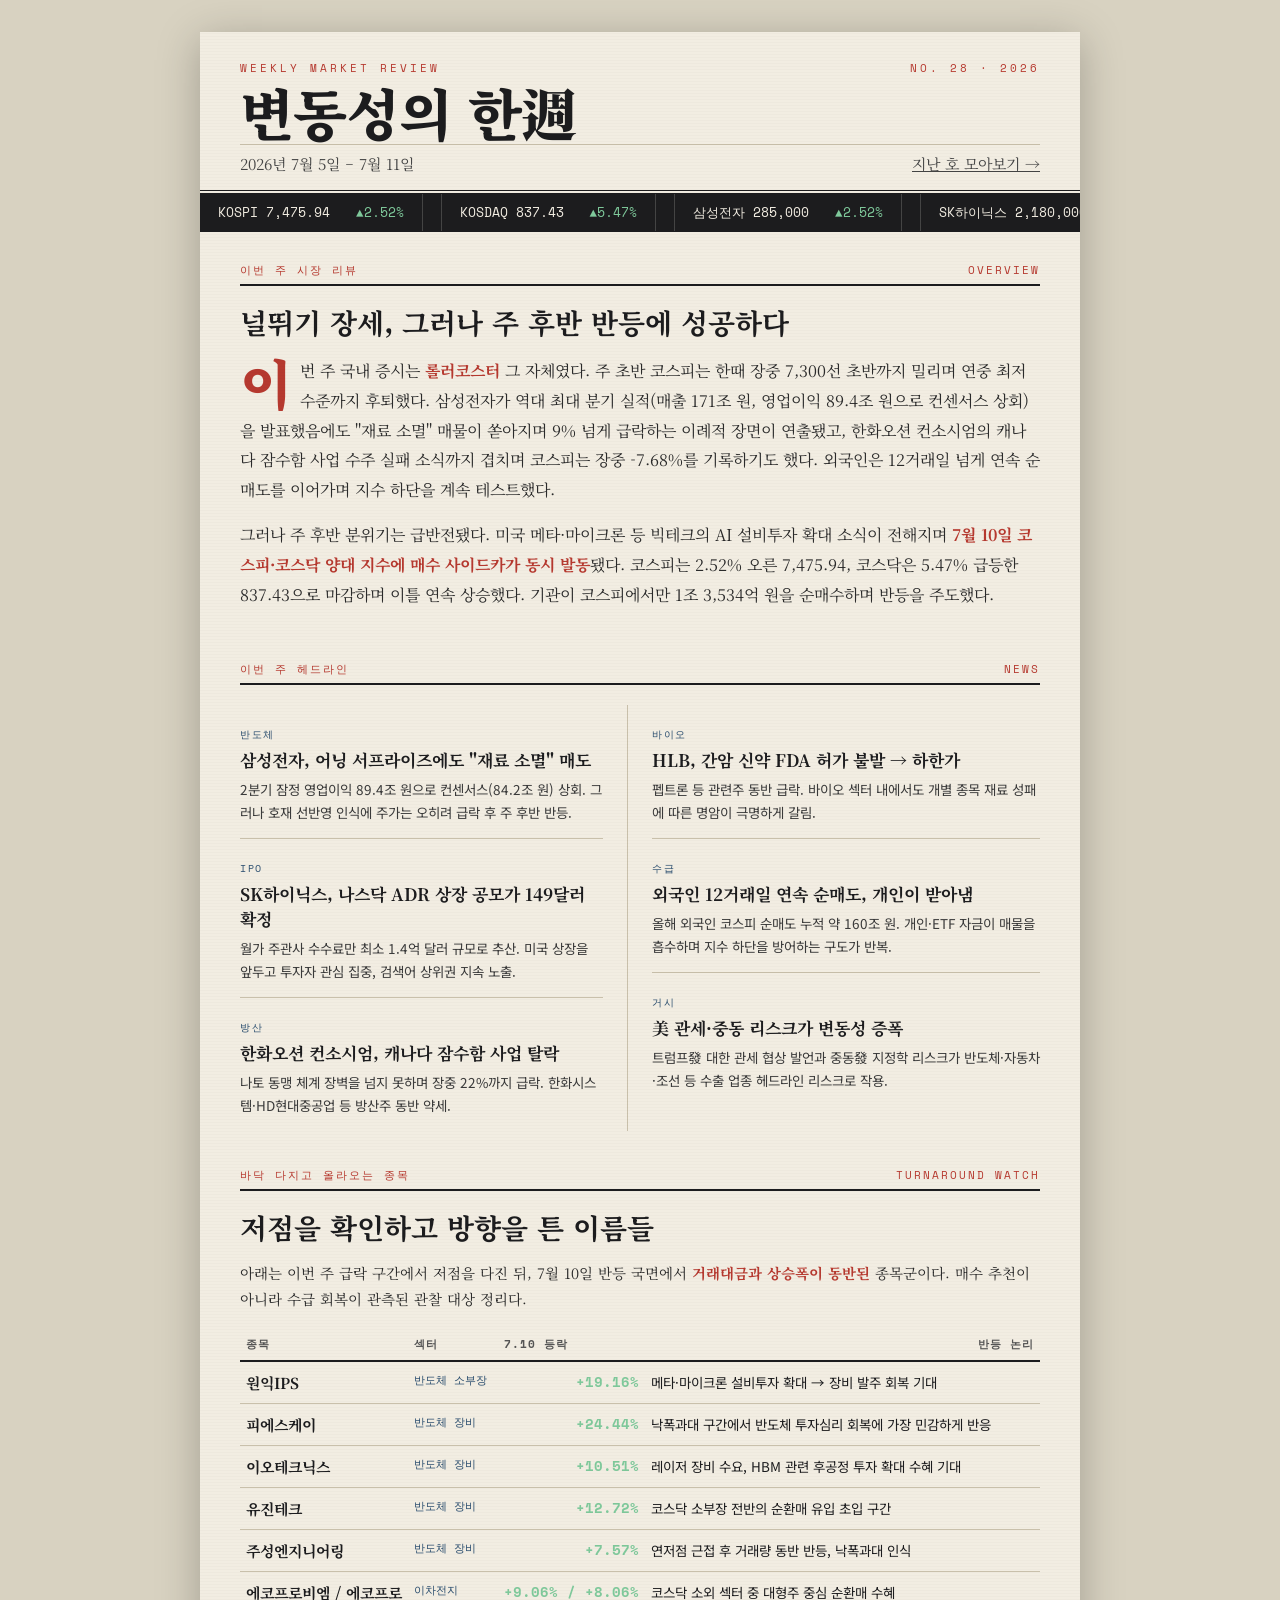
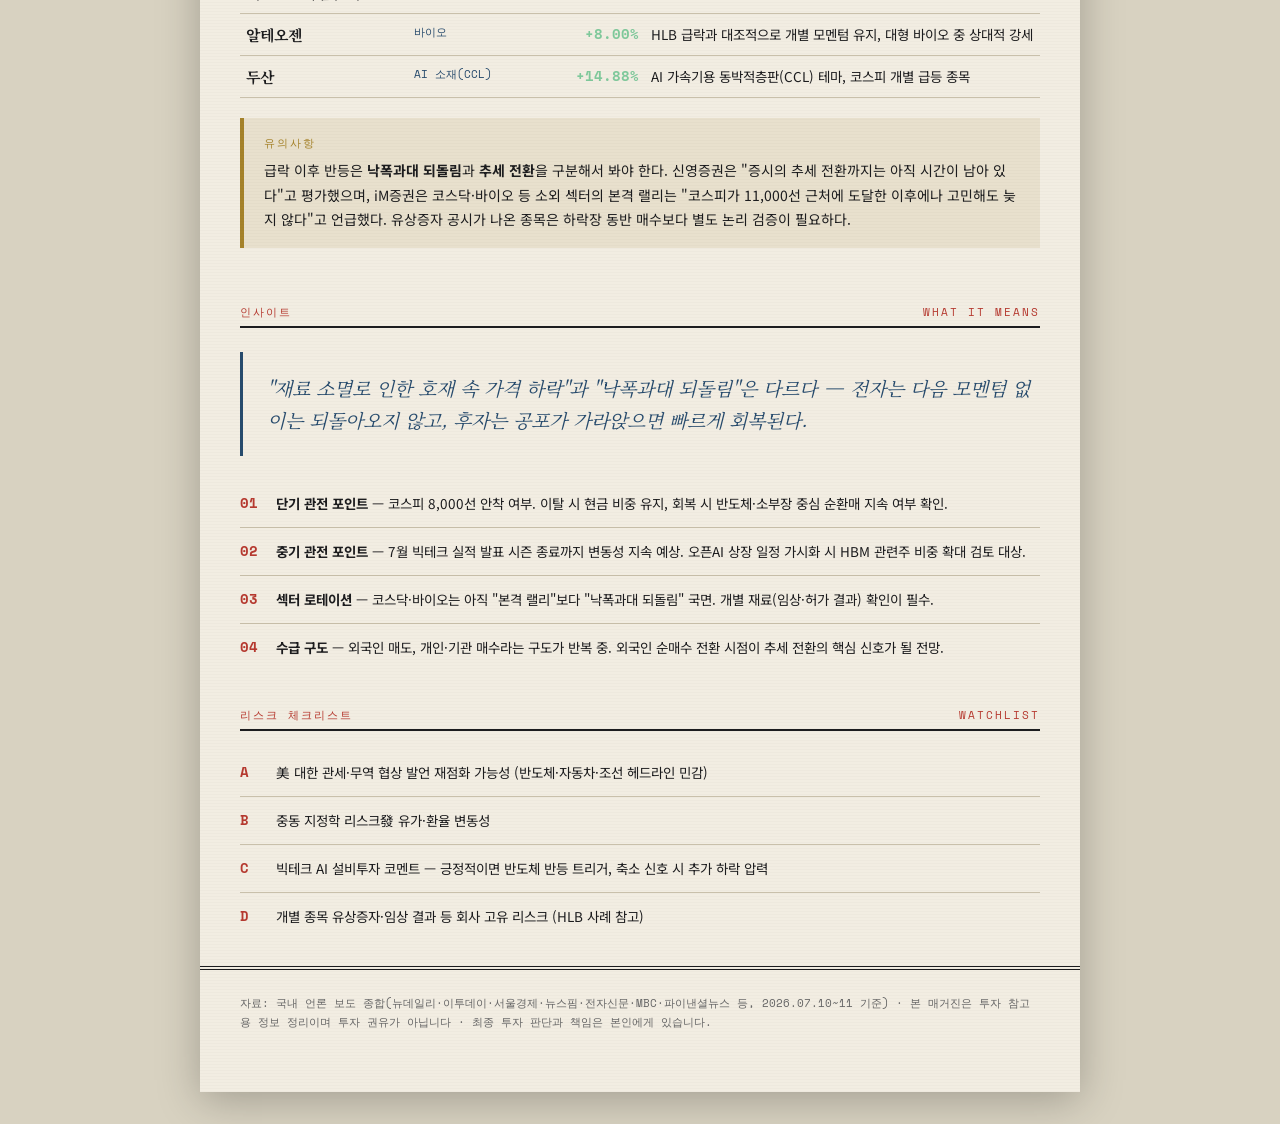
<file: index.html>
<!DOCTYPE html>
<html lang="ko">

<head>
  <meta charset="UTF-8">
  <title>위클리 마켓 리뷰 · 2026.07.11</title>
  <link rel="stylesheet" href="assets/style.css">
  <meta name="google-site-verification" content="0ta-EzpqI6hX8T5h5mpioefKe5nHSZMiqRKaFGRzxe0" />
  <!-- <meta name="naver-site-verification" content="여기에_네이버가_준_코드" /> -->
  <!-- <script data-goatcounter="https://YOUR-CODE.goatcounter.com/count"
        async src="//gc.zgo.at/count.js"></script> -->
</head>

<body>
  <div class="sheet">

    <div class="masthead">
      <div class="kicker"><span>WEEKLY MARKET REVIEW</span><span>NO. 28 · 2026</span></div>
      <h1>변동성의 한週</h1>
      <div class="sub">
        <span>2026년 7월 5일 – 7월 11일</span>
        <span><a href="archive.html">지난 호 모아보기 →</a></span>
      </div>
    </div>

    <div class="ticker">
      <span>KOSPI 7,475.94 <span class="up">▲2.52%</span></span>
      <span>KOSDAQ 837.43 <span class="up">▲5.47%</span></span>
      <span>삼성전자 285,000 <span class="up">▲2.52%</span></span>
      <span>SK하이닉스 2,180,000 <span class="down">▼0.27%</span></span>
      <span>USD/KRW 1,529</span>
      <span>매수 사이드카 2건 발동(7.10)</span>
    </div>

    <section>
      <div class="section-label"><span>이번 주 시장 리뷰</span><span>OVERVIEW</span></div>
      <h2 class="headline">널뛰기 장세, 그러나 주 후반 반등에 성공하다</h2>
      <p class="lede dropcap">이번 주 국내 증시는 <b>롤러코스터</b> 그 자체였다. 주 초반 코스피는 한때 장중 7,300선 초반까지 밀리며 연중 최저 수준까지 후퇴했다. 삼성전자가 역대
        최대 분기 실적(매출 171조 원, 영업이익 89.4조 원으로 컨센서스 상회)을 발표했음에도 "재료 소멸" 매물이 쏟아지며 9% 넘게 급락하는 이례적 장면이 연출됐고, 한화오션 컨소시엄의 캐나다 잠수함
        사업 수주 실패 소식까지 겹치며 코스피는 장중 -7.68%를 기록하기도 했다. 외국인은 12거래일 넘게 연속 순매도를 이어가며 지수 하단을 계속 테스트했다.</p>
      <p class="lede" style="margin-top:14px;">그러나 주 후반 분위기는 급반전됐다. 미국 메타·마이크론 등 빅테크의 AI 설비투자 확대 소식이 전해지며 <b>7월 10일
          코스피·코스닥 양대 지수에 매수 사이드카가 동시 발동</b>됐다. 코스피는 2.52% 오른 7,475.94, 코스닥은 5.47% 급등한 837.43으로 마감하며 이틀 연속 상승했다. 기관이
        코스피에서만 1조 3,534억 원을 순매수하며 반등을 주도했다.</p>
    </section>

    <section>
      <div class="section-label"><span>이번 주 헤드라인</span><span>NEWS</span></div>
      <div class="grid2">
        <div class="colrule">
          <div class="news-item">
            <span class="tag">반도체</span>
            <h3>삼성전자, 어닝 서프라이즈에도 "재료 소멸" 매도</h3>
            <p>2분기 잠정 영업이익 89.4조 원으로 컨센서스(84.2조 원) 상회. 그러나 호재 선반영 인식에 주가는 오히려 급락 후 주 후반 반등.</p>
          </div>
          <div class="news-item">
            <span class="tag">IPO</span>
            <h3>SK하이닉스, 나스닥 ADR 상장 공모가 149달러 확정</h3>
            <p>월가 주관사 수수료만 최소 1.4억 달러 규모로 추산. 미국 상장을 앞두고 투자자 관심 집중, 검색어 상위권 지속 노출.</p>
          </div>
          <div class="news-item">
            <span class="tag">방산</span>
            <h3>한화오션 컨소시엄, 캐나다 잠수함 사업 탈락</h3>
            <p>나토 동맹 체계 장벽을 넘지 못하며 장중 22%까지 급락. 한화시스템·HD현대중공업 등 방산주 동반 약세.</p>
          </div>
        </div>
        <div>
          <div class="news-item">
            <span class="tag">바이오</span>
            <h3>HLB, 간암 신약 FDA 허가 불발 → 하한가</h3>
            <p>펩트론 등 관련주 동반 급락. 바이오 섹터 내에서도 개별 종목 재료 성패에 따른 명암이 극명하게 갈림.</p>
          </div>
          <div class="news-item">
            <span class="tag">수급</span>
            <h3>외국인 12거래일 연속 순매도, 개인이 받아냄</h3>
            <p>올해 외국인 코스피 순매도 누적 약 160조 원. 개인·ETF 자금이 매물을 흡수하며 지수 하단을 방어하는 구도가 반복.</p>
          </div>
          <div class="news-item">
            <span class="tag">거시</span>
            <h3>美 관세·중동 리스크가 변동성 증폭</h3>
            <p>트럼프發 대한 관세 협상 발언과 중동發 지정학 리스크가 반도체·자동차·조선 등 수출 업종 헤드라인 리스크로 작용.</p>
          </div>
        </div>
      </div>
    </section>

    <section>
      <div class="section-label"><span>바닥 다지고 올라오는 종목</span><span>TURNAROUND WATCH</span></div>
      <h2 class="headline">저점을 확인하고 방향을 튼 이름들</h2>
      <p class="lede" style="font-size:14.5px;">아래는 이번 주 급락 구간에서 저점을 다진 뒤, 7월 10일 반등 국면에서 <b>거래대금과 상승폭이 동반된</b> 종목군이다.
        매수 추천이 아니라 수급 회복이 관측된 관찰 대상 정리다.</p>
      <table class="ledger">
        <tr>
          <th>종목</th>
          <th>섹터</th>
          <th>7.10 등락</th>
          <th style="text-align:right;">반등 논리</th>
        </tr>
        <tr>
          <td class="name">원익IPS</td>
          <td class="sector">반도체 소부장</td>
          <td class="chg up">+19.16%</td>
          <td>메타·마이크론 설비투자 확대 → 장비 발주 회복 기대</td>
        </tr>
        <tr>
          <td class="name">피에스케이</td>
          <td class="sector">반도체 장비</td>
          <td class="chg up">+24.44%</td>
          <td>낙폭과대 구간에서 반도체 투자심리 회복에 가장 민감하게 반응</td>
        </tr>
        <tr>
          <td class="name">이오테크닉스</td>
          <td class="sector">반도체 장비</td>
          <td class="chg up">+10.51%</td>
          <td>레이저 장비 수요, HBM 관련 후공정 투자 확대 수혜 기대</td>
        </tr>
        <tr>
          <td class="name">유진테크</td>
          <td class="sector">반도체 장비</td>
          <td class="chg up">+12.72%</td>
          <td>코스닥 소부장 전반의 순환매 유입 초입 구간</td>
        </tr>
        <tr>
          <td class="name">주성엔지니어링</td>
          <td class="sector">반도체 장비</td>
          <td class="chg up">+7.57%</td>
          <td>연저점 근접 후 거래량 동반 반등, 낙폭과대 인식</td>
        </tr>
        <tr>
          <td class="name">에코프로비엠 / 에코프로</td>
          <td class="sector">이차전지</td>
          <td class="chg up">+9.06% / +8.06%</td>
          <td>코스닥 소외 섹터 중 대형주 중심 순환매 수혜</td>
        </tr>
        <tr>
          <td class="name">알테오젠</td>
          <td class="sector">바이오</td>
          <td class="chg up">+8.00%</td>
          <td>HLB 급락과 대조적으로 개별 모멘텀 유지, 대형 바이오 중 상대적 강세</td>
        </tr>
        <tr>
          <td class="name">두산</td>
          <td class="sector">AI 소재(CCL)</td>
          <td class="chg up">+14.88%</td>
          <td>AI 가속기용 동박적층판(CCL) 테마, 코스피 개별 급등 종목</td>
        </tr>
      </table>
      <div class="callout">
        <span class="lbl">유의사항</span>
        급락 이후 반등은 <b>낙폭과대 되돌림</b>과 <b>추세 전환</b>을 구분해서 봐야 한다. 신영증권은 "증시의 추세 전환까지는 아직 시간이 남아 있다"고 평가했으며, iM증권은 코스닥·바이오 등
        소외 섹터의 본격 랠리는 "코스피가 11,000선 근처에 도달한 이후에나 고민해도 늦지 않다"고 언급했다. 유상증자 공시가 나온 종목은 하락장 동반 매수보다 별도 논리 검증이 필요하다.
      </div>
    </section>

    <section>
      <div class="section-label"><span>인사이트</span><span>WHAT IT MEANS</span></div>
      <div class="quote-box">
        "재료 소멸로 인한 호재 속 가격 하락"과 "낙폭과대 되돌림"은 다르다 — 전자는 다음 모멘텀 없이는 되돌아오지 않고, 후자는 공포가 가라앉으면 빠르게 회복된다.
      </div>
      <ul class="risk-list">
        <li><span class="num">01</span><span><b>단기 관전 포인트</b> — 코스피 8,000선 안착 여부. 이탈 시 현금 비중 유지, 회복 시 반도체·소부장 중심 순환매 지속
            여부 확인.</span></li>
        <li><span class="num">02</span><span><b>중기 관전 포인트</b> — 7월 빅테크 실적 발표 시즌 종료까지 변동성 지속 예상. 오픈AI 상장 일정 가시화 시 HBM 관련주
            비중 확대 검토 대상.</span></li>
        <li><span class="num">03</span><span><b>섹터 로테이션</b> — 코스닥·바이오는 아직 "본격 랠리"보다 "낙폭과대 되돌림" 국면. 개별 재료(임상·허가 결과) 확인이
            필수.</span></li>
        <li><span class="num">04</span><span><b>수급 구도</b> — 외국인 매도, 개인·기관 매수라는 구도가 반복 중. 외국인 순매수 전환 시점이 추세 전환의 핵심 신호가 될
            전망.</span></li>
      </ul>
    </section>

    <section>
      <div class="section-label"><span>리스크 체크리스트</span><span>WATCHLIST</span></div>
      <ul class="risk-list">
        <li><span class="num">A</span><span>美 대한 관세·무역 협상 발언 재점화 가능성 (반도체·자동차·조선 헤드라인 민감)</span></li>
        <li><span class="num">B</span><span>중동 지정학 리스크發 유가·환율 변동성</span></li>
        <li><span class="num">C</span><span>빅테크 AI 설비투자 코멘트 — 긍정적이면 반도체 반등 트리거, 축소 신호 시 추가 하락 압력</span></li>
        <li><span class="num">D</span><span>개별 종목 유상증자·임상 결과 등 회사 고유 리스크 (HLB 사례 참고)</span></li>
      </ul>
    </section>

    <div class="colophon">
      자료: 국내 언론 보도 종합(뉴데일리·이투데이·서울경제·뉴스핌·전자신문·MBC·파이낸셜뉴스 등, 2026.07.10~11 기준) · 본 매거진은 투자 참고용 정보 정리이며 투자 권유가 아닙니다 · 최종
      투자 판단과 책임은 본인에게 있습니다.
    </div>

  </div>
</body>

</html>
</file>
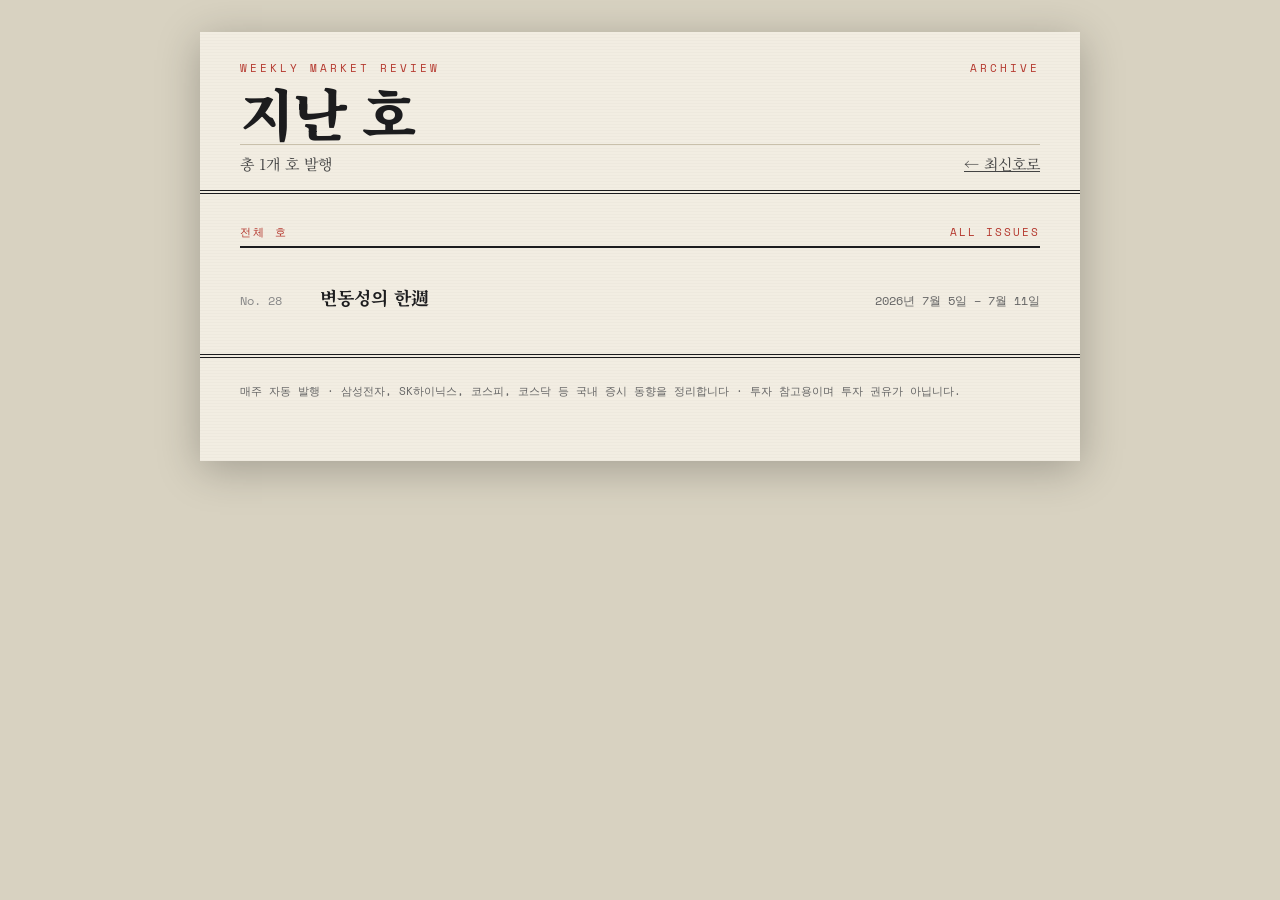
<file: archive.html>
<!DOCTYPE html>
<html lang="ko">
<head>
<meta charset="UTF-8">
<title>위클리 마켓 리뷰 · 지난 호</title>
<link rel="stylesheet" href="assets/style.css">
</head>
<body>
<div class="sheet">

  <div class="masthead">
    <div class="kicker"><span>WEEKLY MARKET REVIEW</span><span>ARCHIVE</span></div>
    <h1>지난 호</h1>
    <div class="sub">
      <span id="issue-count">불러오는 중…</span>
      <span><a href="index.html">← 최신호로</a></span>
    </div>
  </div>

  <section>
    <div class="section-label"><span>전체 호</span><span>ALL ISSUES</span></div>
    <ul class="archive-list" id="archive-list">
      <li class="lede" style="padding:20px 0;">불러오는 중…</li>
    </ul>
  </section>

  <div class="colophon">
    매주 자동 발행 · 삼성전자, SK하이닉스, 코스피, 코스닥 등 국내 증시 동향을 정리합니다 · 투자 참고용이며 투자 권유가 아닙니다.
  </div>

</div>

<script>
fetch('issues/manifest.json')
  .then(r => r.json())
  .then(issues => {
    issues.sort((a, b) => b.issue_no - a.issue_no);
    document.getElementById('issue-count').textContent = `총 ${issues.length}개 호 발행`;
    document.getElementById('archive-list').innerHTML = issues.map(iss => `
      <a class="archive-item" href="issues/${iss.file}">
        <span class="arch-no">No. ${String(iss.issue_no).padStart(2,'0')}</span>
        <span class="arch-title">${iss.title}</span>
        <span class="arch-date">${iss.date_range}</span>
      </a>
    `).join('');
  })
  .catch(() => {
    document.getElementById('archive-list').innerHTML =
      '<li class="lede" style="padding:20px 0;">아직 발행된 호가 없습니다.</li>';
  });
</script>
</body>
</html>
</file>
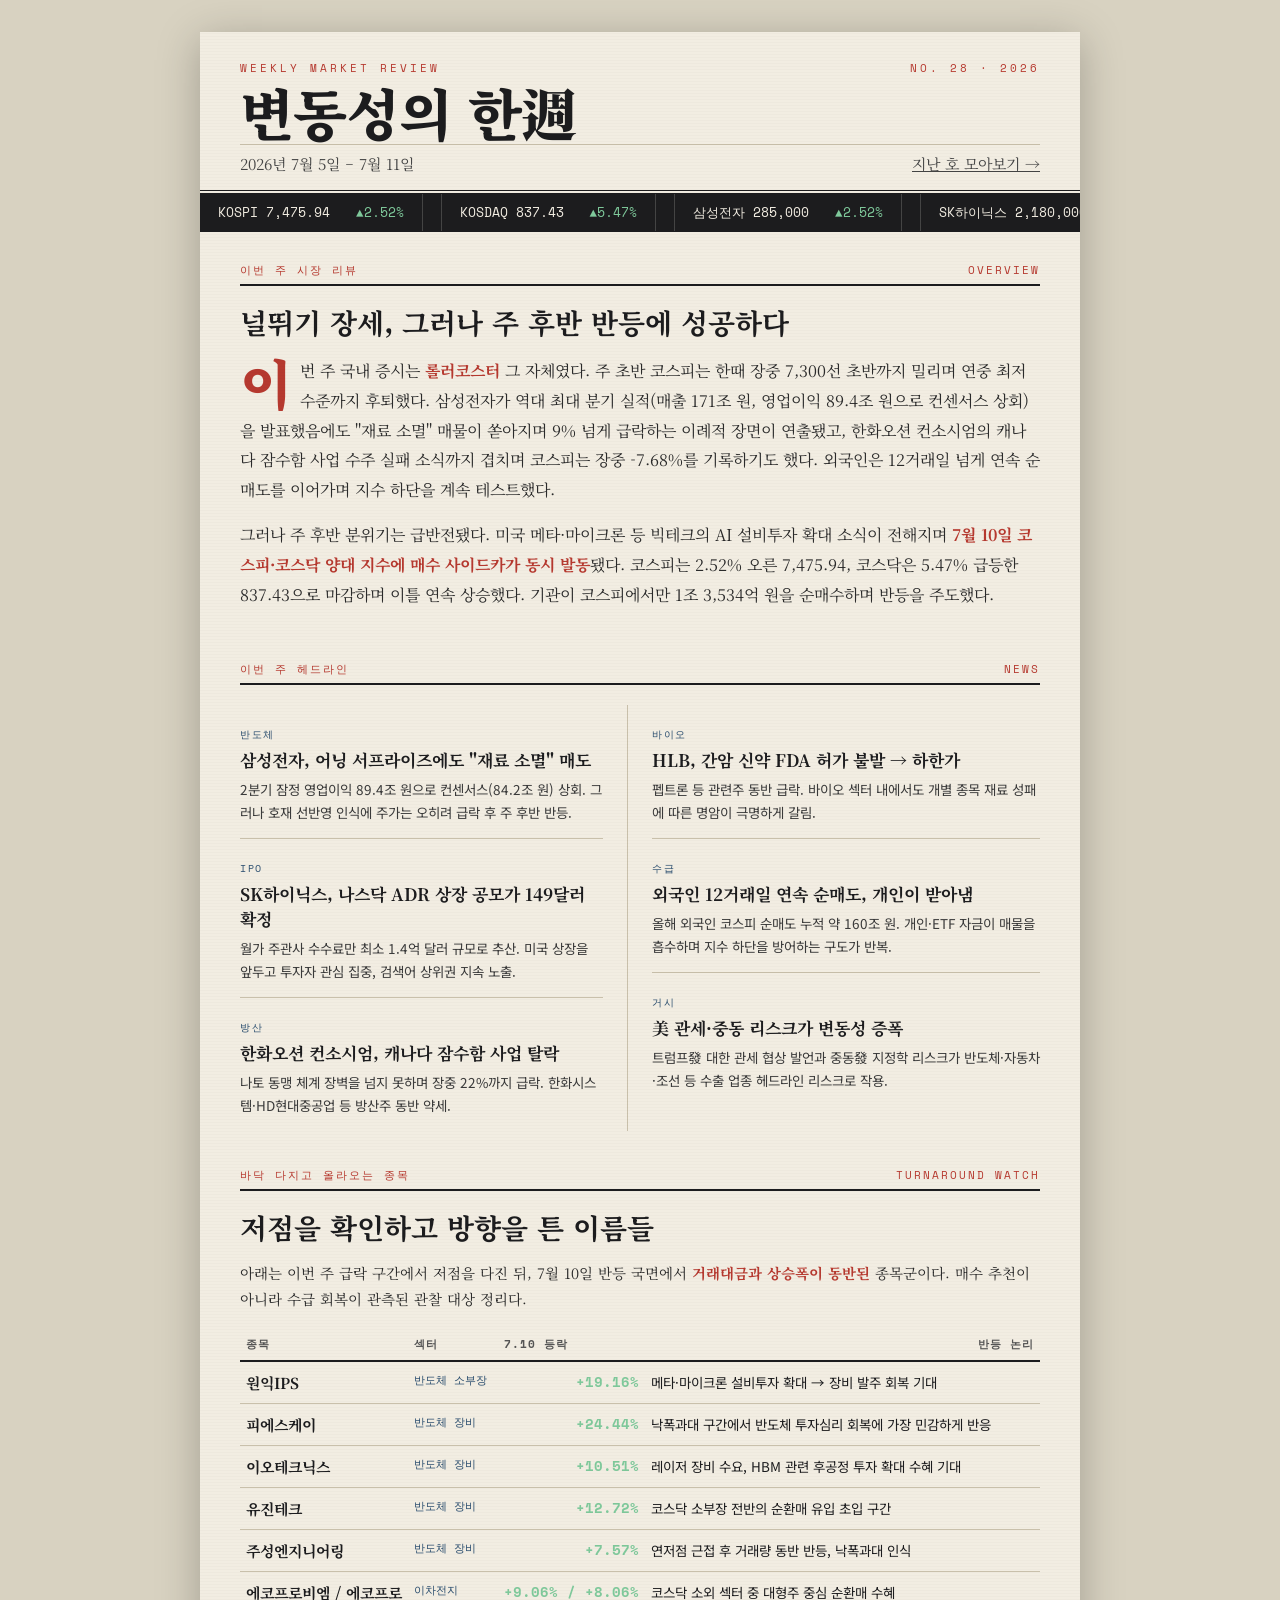
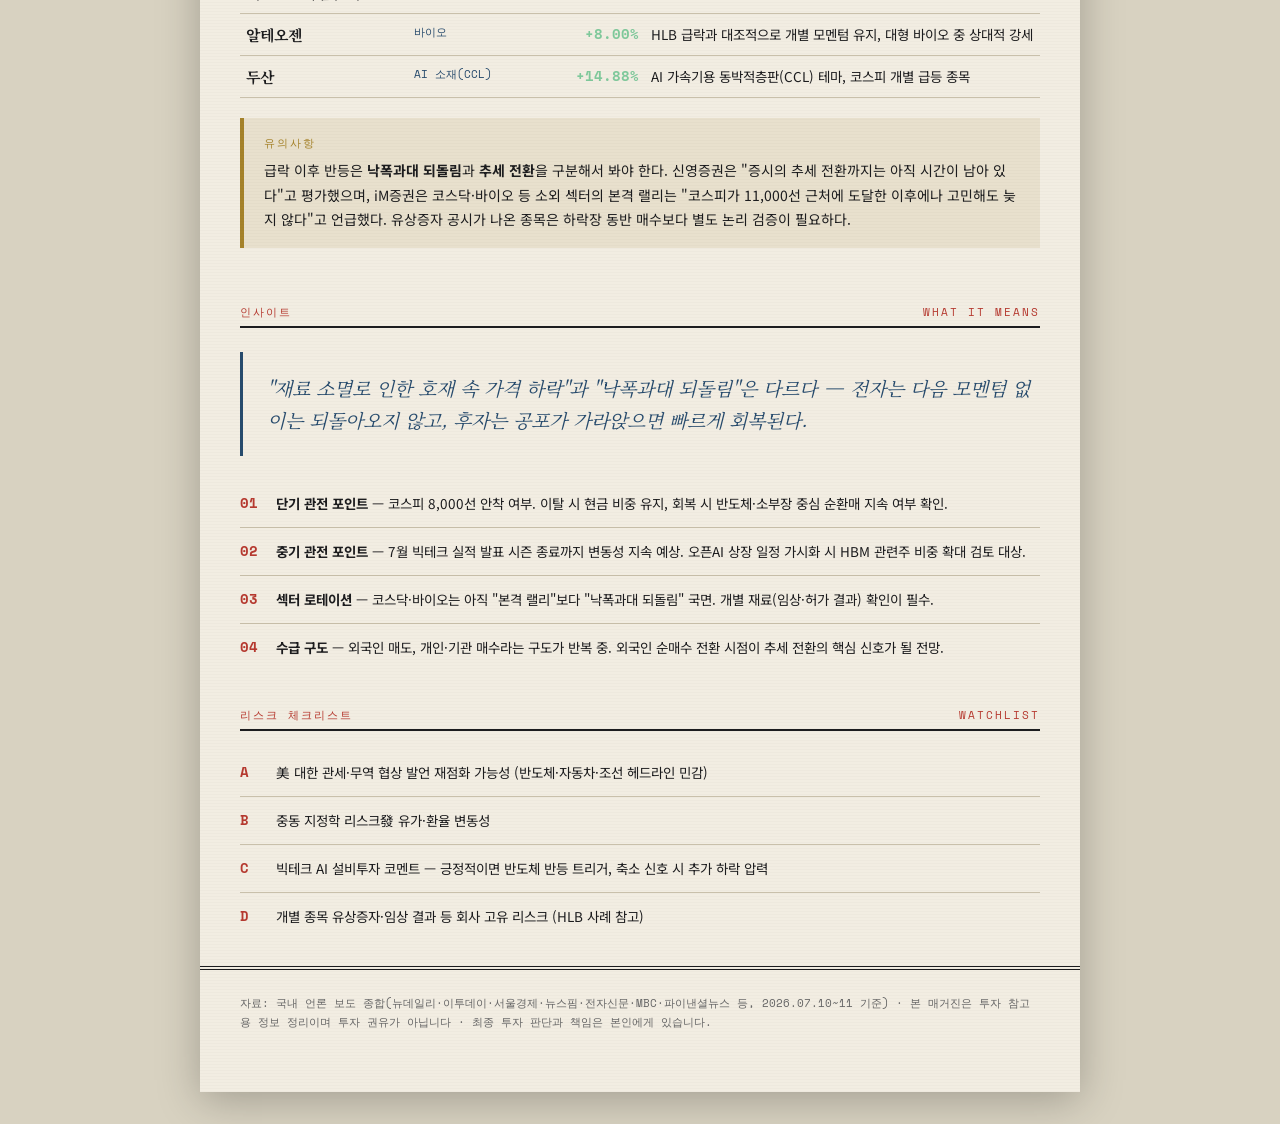
<file: issues/2026-07-11.html>
<!DOCTYPE html>
<html lang="ko">

<head>
  <meta charset="UTF-8">
  <title>위클리 마켓 리뷰 · 2026.07.11</title>
  <link rel="stylesheet" href="../assets/style.css">
</head>

<body>
  <div class="sheet">

    <div class="masthead">
      <div class="kicker"><span>WEEKLY MARKET REVIEW</span><span>NO. 28 · 2026</span></div>
      <h1>변동성의 한週</h1>
      <div class="sub">
        <span>2026년 7월 5일 – 7월 11일</span>
        <span><a href="../archive.html">지난 호 모아보기 →</a></span>
      </div>
    </div>

    <div class="ticker">
      <span>KOSPI 7,475.94 <span class="up">▲2.52%</span></span>
      <span>KOSDAQ 837.43 <span class="up">▲5.47%</span></span>
      <span>삼성전자 285,000 <span class="up">▲2.52%</span></span>
      <span>SK하이닉스 2,180,000 <span class="down">▼0.27%</span></span>
      <span>USD/KRW 1,529</span>
      <span>매수 사이드카 2건 발동(7.10)</span>
    </div>

    <section>
      <div class="section-label"><span>이번 주 시장 리뷰</span><span>OVERVIEW</span></div>
      <h2 class="headline">널뛰기 장세, 그러나 주 후반 반등에 성공하다</h2>
      <p class="lede dropcap">이번 주 국내 증시는 <b>롤러코스터</b> 그 자체였다. 주 초반 코스피는 한때 장중 7,300선 초반까지 밀리며 연중 최저 수준까지 후퇴했다. 삼성전자가 역대
        최대 분기 실적(매출 171조 원, 영업이익 89.4조 원으로 컨센서스 상회)을 발표했음에도 "재료 소멸" 매물이 쏟아지며 9% 넘게 급락하는 이례적 장면이 연출됐고, 한화오션 컨소시엄의 캐나다 잠수함
        사업 수주 실패 소식까지 겹치며 코스피는 장중 -7.68%를 기록하기도 했다. 외국인은 12거래일 넘게 연속 순매도를 이어가며 지수 하단을 계속 테스트했다.</p>
      <p class="lede" style="margin-top:14px;">그러나 주 후반 분위기는 급반전됐다. 미국 메타·마이크론 등 빅테크의 AI 설비투자 확대 소식이 전해지며 <b>7월 10일
          코스피·코스닥 양대 지수에 매수 사이드카가 동시 발동</b>됐다. 코스피는 2.52% 오른 7,475.94, 코스닥은 5.47% 급등한 837.43으로 마감하며 이틀 연속 상승했다. 기관이
        코스피에서만 1조 3,534억 원을 순매수하며 반등을 주도했다.</p>
    </section>

    <section>
      <div class="section-label"><span>이번 주 헤드라인</span><span>NEWS</span></div>
      <div class="grid2">
        <div class="colrule">
          <div class="news-item">
            <span class="tag">반도체</span>
            <h3>삼성전자, 어닝 서프라이즈에도 "재료 소멸" 매도</h3>
            <p>2분기 잠정 영업이익 89.4조 원으로 컨센서스(84.2조 원) 상회. 그러나 호재 선반영 인식에 주가는 오히려 급락 후 주 후반 반등.</p>
          </div>
          <div class="news-item">
            <span class="tag">IPO</span>
            <h3>SK하이닉스, 나스닥 ADR 상장 공모가 149달러 확정</h3>
            <p>월가 주관사 수수료만 최소 1.4억 달러 규모로 추산. 미국 상장을 앞두고 투자자 관심 집중, 검색어 상위권 지속 노출.</p>
          </div>
          <div class="news-item">
            <span class="tag">방산</span>
            <h3>한화오션 컨소시엄, 캐나다 잠수함 사업 탈락</h3>
            <p>나토 동맹 체계 장벽을 넘지 못하며 장중 22%까지 급락. 한화시스템·HD현대중공업 등 방산주 동반 약세.</p>
          </div>
        </div>
        <div>
          <div class="news-item">
            <span class="tag">바이오</span>
            <h3>HLB, 간암 신약 FDA 허가 불발 → 하한가</h3>
            <p>펩트론 등 관련주 동반 급락. 바이오 섹터 내에서도 개별 종목 재료 성패에 따른 명암이 극명하게 갈림.</p>
          </div>
          <div class="news-item">
            <span class="tag">수급</span>
            <h3>외국인 12거래일 연속 순매도, 개인이 받아냄</h3>
            <p>올해 외국인 코스피 순매도 누적 약 160조 원. 개인·ETF 자금이 매물을 흡수하며 지수 하단을 방어하는 구도가 반복.</p>
          </div>
          <div class="news-item">
            <span class="tag">거시</span>
            <h3>美 관세·중동 리스크가 변동성 증폭</h3>
            <p>트럼프發 대한 관세 협상 발언과 중동發 지정학 리스크가 반도체·자동차·조선 등 수출 업종 헤드라인 리스크로 작용.</p>
          </div>
        </div>
      </div>
    </section>

    <section>
      <div class="section-label"><span>바닥 다지고 올라오는 종목</span><span>TURNAROUND WATCH</span></div>
      <h2 class="headline">저점을 확인하고 방향을 튼 이름들</h2>
      <p class="lede" style="font-size:14.5px;">아래는 이번 주 급락 구간에서 저점을 다진 뒤, 7월 10일 반등 국면에서 <b>거래대금과 상승폭이 동반된</b> 종목군이다.
        매수 추천이 아니라 수급 회복이 관측된 관찰 대상 정리다.</p>
      <table class="ledger">
        <tr>
          <th>종목</th>
          <th>섹터</th>
          <th>7.10 등락</th>
          <th style="text-align:right;">반등 논리</th>
        </tr>
        <tr>
          <td class="name">원익IPS</td>
          <td class="sector">반도체 소부장</td>
          <td class="chg up">+19.16%</td>
          <td>메타·마이크론 설비투자 확대 → 장비 발주 회복 기대</td>
        </tr>
        <tr>
          <td class="name">피에스케이</td>
          <td class="sector">반도체 장비</td>
          <td class="chg up">+24.44%</td>
          <td>낙폭과대 구간에서 반도체 투자심리 회복에 가장 민감하게 반응</td>
        </tr>
        <tr>
          <td class="name">이오테크닉스</td>
          <td class="sector">반도체 장비</td>
          <td class="chg up">+10.51%</td>
          <td>레이저 장비 수요, HBM 관련 후공정 투자 확대 수혜 기대</td>
        </tr>
        <tr>
          <td class="name">유진테크</td>
          <td class="sector">반도체 장비</td>
          <td class="chg up">+12.72%</td>
          <td>코스닥 소부장 전반의 순환매 유입 초입 구간</td>
        </tr>
        <tr>
          <td class="name">주성엔지니어링</td>
          <td class="sector">반도체 장비</td>
          <td class="chg up">+7.57%</td>
          <td>연저점 근접 후 거래량 동반 반등, 낙폭과대 인식</td>
        </tr>
        <tr>
          <td class="name">에코프로비엠 / 에코프로</td>
          <td class="sector">이차전지</td>
          <td class="chg up">+9.06% / +8.06%</td>
          <td>코스닥 소외 섹터 중 대형주 중심 순환매 수혜</td>
        </tr>
        <tr>
          <td class="name">알테오젠</td>
          <td class="sector">바이오</td>
          <td class="chg up">+8.00%</td>
          <td>HLB 급락과 대조적으로 개별 모멘텀 유지, 대형 바이오 중 상대적 강세</td>
        </tr>
        <tr>
          <td class="name">두산</td>
          <td class="sector">AI 소재(CCL)</td>
          <td class="chg up">+14.88%</td>
          <td>AI 가속기용 동박적층판(CCL) 테마, 코스피 개별 급등 종목</td>
        </tr>
      </table>
      <div class="callout">
        <span class="lbl">유의사항</span>
        급락 이후 반등은 <b>낙폭과대 되돌림</b>과 <b>추세 전환</b>을 구분해서 봐야 한다. 신영증권은 "증시의 추세 전환까지는 아직 시간이 남아 있다"고 평가했으며, iM증권은 코스닥·바이오 등
        소외 섹터의 본격 랠리는 "코스피가 11,000선 근처에 도달한 이후에나 고민해도 늦지 않다"고 언급했다. 유상증자 공시가 나온 종목은 하락장 동반 매수보다 별도 논리 검증이 필요하다.
      </div>
    </section>

    <section>
      <div class="section-label"><span>인사이트</span><span>WHAT IT MEANS</span></div>
      <div class="quote-box">
        "재료 소멸로 인한 호재 속 가격 하락"과 "낙폭과대 되돌림"은 다르다 — 전자는 다음 모멘텀 없이는 되돌아오지 않고, 후자는 공포가 가라앉으면 빠르게 회복된다.
      </div>
      <ul class="risk-list">
        <li><span class="num">01</span><span><b>단기 관전 포인트</b> — 코스피 8,000선 안착 여부. 이탈 시 현금 비중 유지, 회복 시 반도체·소부장 중심 순환매 지속
            여부 확인.</span></li>
        <li><span class="num">02</span><span><b>중기 관전 포인트</b> — 7월 빅테크 실적 발표 시즌 종료까지 변동성 지속 예상. 오픈AI 상장 일정 가시화 시 HBM 관련주
            비중 확대 검토 대상.</span></li>
        <li><span class="num">03</span><span><b>섹터 로테이션</b> — 코스닥·바이오는 아직 "본격 랠리"보다 "낙폭과대 되돌림" 국면. 개별 재료(임상·허가 결과) 확인이
            필수.</span></li>
        <li><span class="num">04</span><span><b>수급 구도</b> — 외국인 매도, 개인·기관 매수라는 구도가 반복 중. 외국인 순매수 전환 시점이 추세 전환의 핵심 신호가 될
            전망.</span></li>
      </ul>
    </section>

    <section>
      <div class="section-label"><span>리스크 체크리스트</span><span>WATCHLIST</span></div>
      <ul class="risk-list">
        <li><span class="num">A</span><span>美 대한 관세·무역 협상 발언 재점화 가능성 (반도체·자동차·조선 헤드라인 민감)</span></li>
        <li><span class="num">B</span><span>중동 지정학 리스크發 유가·환율 변동성</span></li>
        <li><span class="num">C</span><span>빅테크 AI 설비투자 코멘트 — 긍정적이면 반도체 반등 트리거, 축소 신호 시 추가 하락 압력</span></li>
        <li><span class="num">D</span><span>개별 종목 유상증자·임상 결과 등 회사 고유 리스크 (HLB 사례 참고)</span></li>
      </ul>
    </section>

    <div class="colophon">
      자료: 국내 언론 보도 종합(뉴데일리·이투데이·서울경제·뉴스핌·전자신문·MBC·파이낸셜뉴스 등, 2026.07.10~11 기준) · 본 매거진은 투자 참고용 정보 정리이며 투자 권유가 아닙니다 · 최종
      투자 판단과 책임은 본인에게 있습니다.
    </div>

  </div>
</body>

</html>
</file>
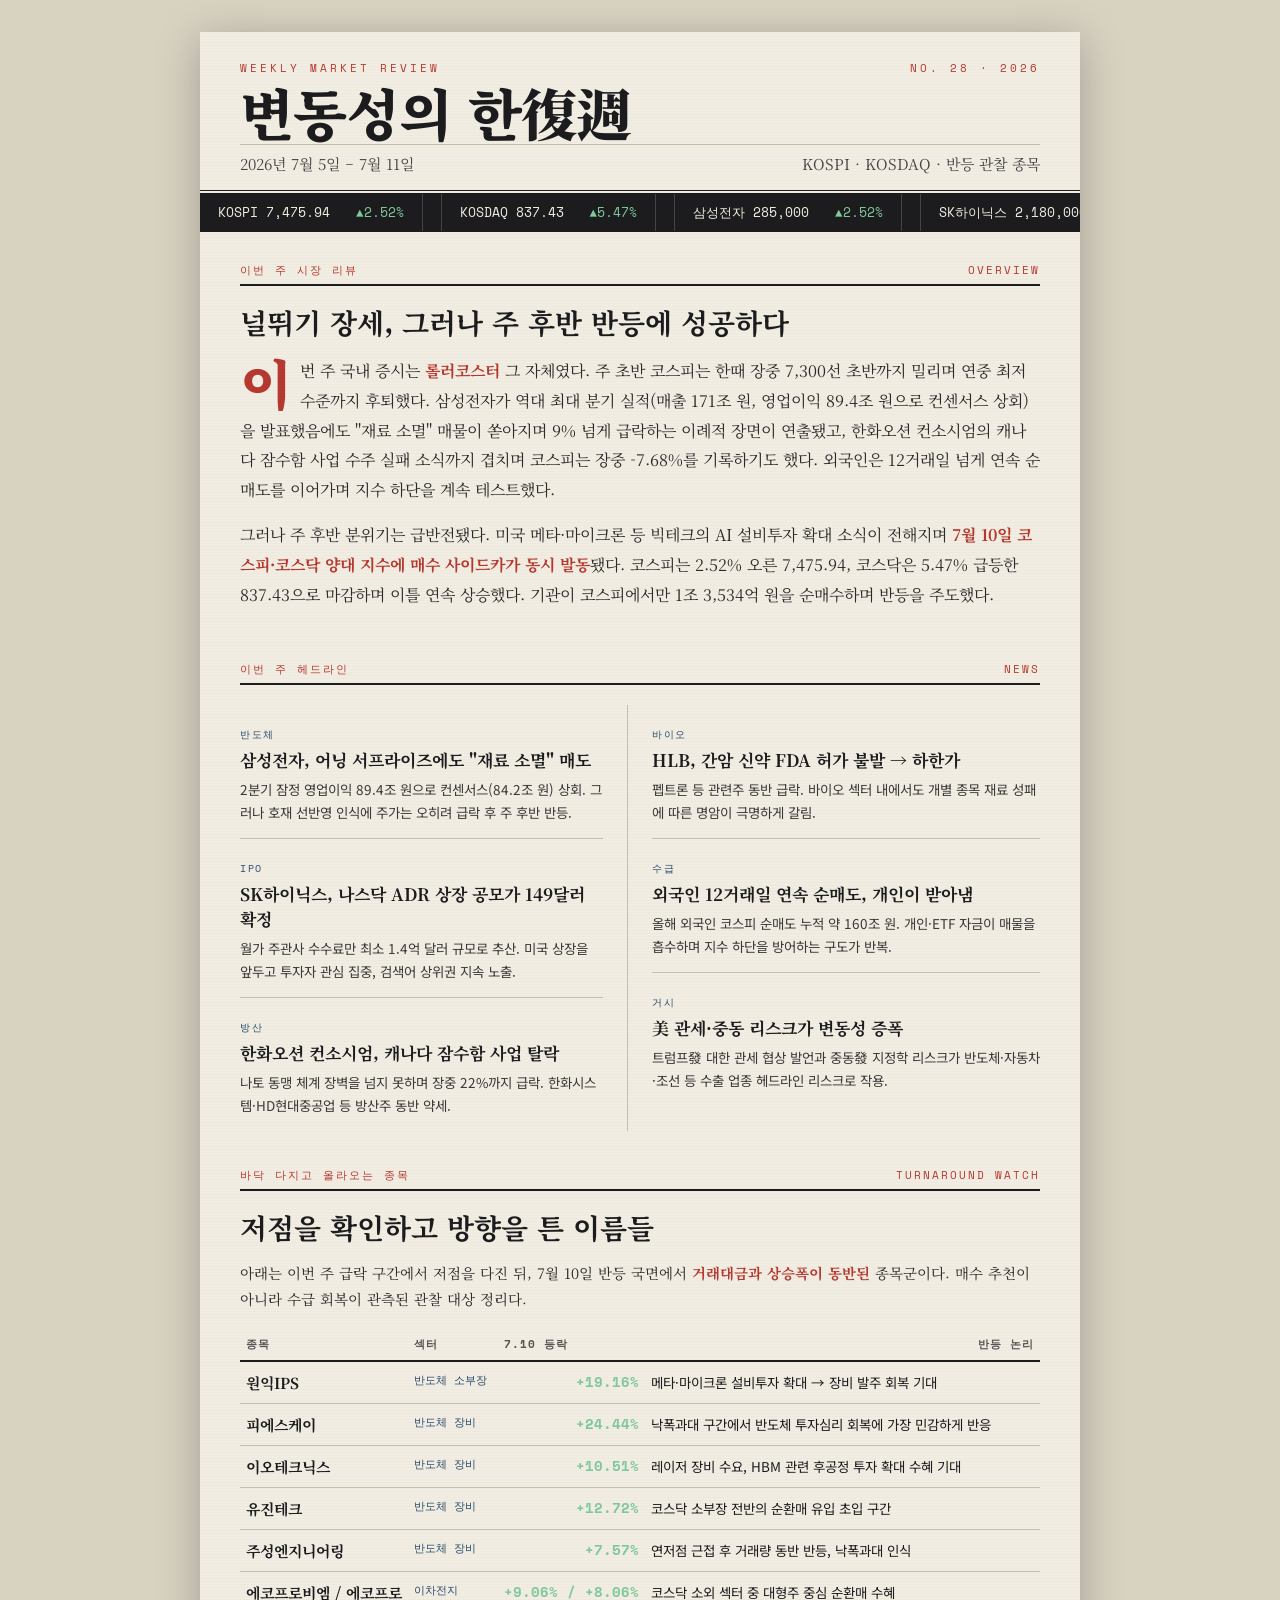
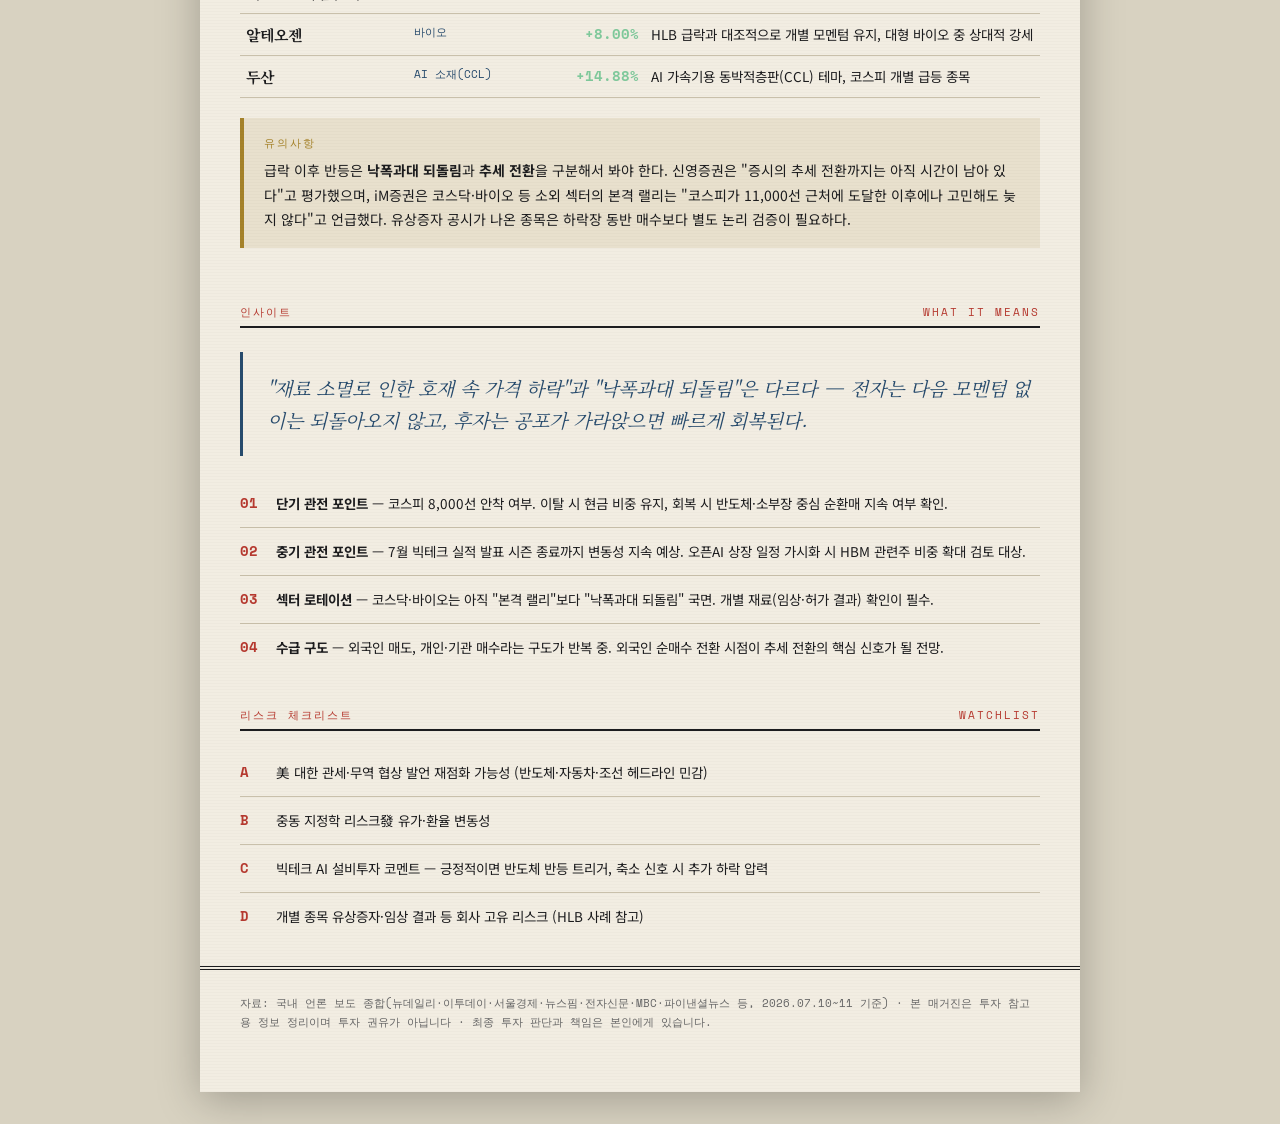
<file: issues/weekly_market_magazine.html>
<!DOCTYPE html>
<html lang="ko">
<head>
<meta charset="UTF-8">
<title>위클리 마켓 리뷰 · 2026.07.11</title>
<style>
  @import url('https://fonts.googleapis.com/css2?family=Noto+Serif+KR:wght@400;600;700;900&family=Space+Mono:wght@400;700&family=Noto+Sans+KR:wght@400;500;700&display=swap');

  :root{
    --paper:#f2ede2;
    --ink:#1c1c1e;
    --rule:#c9c0ab;
    --red:#b6392f;
    --blue:#274b6d;
    --gold:#a5822a;
    --panel:#e8e0cd;
  }
  *{box-sizing:border-box;}
  body{
    margin:0;
    background:#d8d2c1;
    color:var(--ink);
    font-family:'Noto Sans KR', sans-serif;
    display:flex;
    justify-content:center;
    padding:32px 12px;
  }
  .sheet{
    max-width:880px;
    width:100%;
    background:var(--paper);
    box-shadow:0 8px 40px rgba(0,0,0,0.25);
    padding:0 0 60px 0;
    position:relative;
  }
  .sheet::before{
    content:"";
    position:absolute;
    inset:0;
    pointer-events:none;
    background-image:
      repeating-linear-gradient(0deg, rgba(0,0,0,0.015) 0px, rgba(0,0,0,0.015) 1px, transparent 1px, transparent 3px);
    mix-blend-mode:multiply;
  }

  /* Masthead */
  .masthead{
    border-bottom:4px double var(--ink);
    padding:28px 40px 16px;
  }
  .masthead .kicker{
    font-family:'Space Mono', monospace;
    font-size:11px;
    letter-spacing:3px;
    text-transform:uppercase;
    color:var(--red);
    display:flex;
    justify-content:space-between;
  }
  .masthead h1{
    font-family:'Noto Serif KR', serif;
    font-weight:900;
    font-size:56px;
    letter-spacing:-1px;
    margin:8px 0 4px;
    line-height:1;
  }
  .masthead .sub{
    font-family:'Noto Serif KR', serif;
    font-size:15px;
    color:#444;
    border-top:1px solid var(--rule);
    padding-top:8px;
    display:flex;
    justify-content:space-between;
    flex-wrap:wrap;
    gap:6px;
  }

  /* Ticker */
  .ticker{
    display:flex;
    font-family:'Space Mono', monospace;
    font-size:12.5px;
    border-bottom:1px solid var(--ink);
    background:var(--ink);
    color:var(--paper);
    overflow-x:auto;
  }
  .ticker span{
    padding:9px 18px;
    border-right:1px solid #444;
    white-space:nowrap;
  }
  .up{color:#7fc99b;}
  .down{color:#e08a80;}

  section{
    padding:30px 40px 6px;
  }
  .section-label{
    font-family:'Space Mono', monospace;
    font-size:11px;
    letter-spacing:2px;
    text-transform:uppercase;
    color:var(--red);
    border-bottom:2px solid var(--ink);
    padding-bottom:6px;
    margin-bottom:18px;
    display:flex;
    justify-content:space-between;
  }
  h2.headline{
    font-family:'Noto Serif KR', serif;
    font-size:28px;
    font-weight:700;
    line-height:1.3;
    margin:0 0 14px;
  }
  .lede{
    font-family:'Noto Serif KR', serif;
    font-size:16px;
    line-height:1.85;
    color:#2a2a2a;
  }
  .lede b{color:var(--red);}
  .dropcap::first-letter{
    font-family:'Noto Serif KR', serif;
    font-size:54px;
    font-weight:900;
    float:left;
    line-height:0.8;
    padding:4px 8px 0 0;
    color:var(--red);
  }

  .grid2{
    display:grid;
    grid-template-columns:1fr 1fr;
    gap:24px;
    margin-top:20px;
  }
  .colrule{border-right:1px solid var(--rule);padding-right:24px;}

  /* News cards */
  .news-item{
    border-top:1px solid var(--rule);
    padding:14px 0;
  }
  .news-item:first-child{border-top:none;}
  .news-item .tag{
    font-family:'Space Mono', monospace;
    font-size:10px;
    letter-spacing:1.5px;
    color:var(--blue);
    text-transform:uppercase;
  }
  .news-item h3{
    font-family:'Noto Serif KR', serif;
    font-size:17px;
    margin:4px 0 6px;
  }
  .news-item p{
    font-size:13.5px;
    line-height:1.7;
    color:#3a3a3a;
    margin:0;
  }

  /* Stock ledger table */
  .ledger{
    width:100%;
    border-collapse:collapse;
    font-size:13.5px;
    margin-top:10px;
  }
  .ledger th{
    font-family:'Space Mono', monospace;
    font-size:10.5px;
    letter-spacing:1px;
    text-transform:uppercase;
    text-align:left;
    border-bottom:2px solid var(--ink);
    padding:8px 6px;
    color:#555;
  }
  .ledger td{
    border-bottom:1px solid var(--rule);
    padding:10px 6px;
    vertical-align:top;
  }
  .ledger .name{font-weight:700;font-family:'Noto Serif KR',serif;font-size:15px;}
  .ledger .chg{font-family:'Space Mono', monospace;text-align:right;font-weight:700;}
  .ledger .sector{font-family:'Space Mono', monospace;font-size:11px;color:var(--blue);}

  .callout{
    background:var(--panel);
    border-left:4px solid var(--gold);
    padding:16px 20px;
    margin:20px 0;
    font-size:14px;
    line-height:1.75;
  }
  .callout .lbl{
    font-family:'Space Mono', monospace;
    font-size:10.5px;
    letter-spacing:2px;
    color:var(--gold);
    text-transform:uppercase;
    display:block;
    margin-bottom:6px;
  }

  .risk-list{
    list-style:none;
    padding:0;
    margin:14px 0 0;
  }
  .risk-list li{
    display:flex;
    gap:14px;
    padding:12px 0;
    border-top:1px solid var(--rule);
    font-size:13.5px;
    line-height:1.7;
  }
  .risk-list li:first-child{border-top:none;}
  .risk-list .num{
    font-family:'Space Mono', monospace;
    font-weight:700;
    color:var(--red);
    min-width:22px;
  }

  .quote-box{
    font-family:'Noto Serif KR', serif;
    font-size:19px;
    line-height:1.7;
    font-style:italic;
    color:var(--blue);
    padding:20px 0 20px 24px;
    border-left:3px solid var(--blue);
    margin:24px 0;
}

  .colophon{
    padding:24px 40px 0;
    margin-top:20px;
    border-top:4px double var(--ink);
    font-family:'Space Mono', monospace;
    font-size:10.5px;
    color:#666;
    line-height:1.8;
  }

  @media(max-width:640px){
    .masthead{padding:22px 20px 14px;}
    .masthead h1{font-size:38px;}
    section{padding:24px 20px 4px;}
    .grid2{grid-template-columns:1fr;}
    .colrule{border-right:none;padding-right:0;border-bottom:1px solid var(--rule);padding-bottom:20px;}
    .colophon{padding:20px 20px 0;}
  }
</style>
</head>
<body>
<div class="sheet">

  <div class="masthead">
    <div class="kicker"><span>WEEKLY MARKET REVIEW</span><span>NO. 28 · 2026</span></div>
    <h1>변동성의 한復週</h1>
    <div class="sub">
      <span>2026년 7월 5일 – 7월 11일</span>
      <span>KOSPI · KOSDAQ · 반등 관찰 종목</span>
    </div>
  </div>

  <div class="ticker">
    <span>KOSPI 7,475.94 <span class="up">▲2.52%</span></span>
    <span>KOSDAQ 837.43 <span class="up">▲5.47%</span></span>
    <span>삼성전자 285,000 <span class="up">▲2.52%</span></span>
    <span>SK하이닉스 2,180,000 <span class="down">▼0.27%</span></span>
    <span>USD/KRW 1,529</span>
    <span>매수 사이드카 2건 발동(7.10)</span>
  </div>

  <section>
    <div class="section-label"><span>이번 주 시장 리뷰</span><span>OVERVIEW</span></div>
    <h2 class="headline">널뛰기 장세, 그러나 주 후반 반등에 성공하다</h2>
    <p class="lede dropcap">이번 주 국내 증시는 <b>롤러코스터</b> 그 자체였다. 주 초반 코스피는 한때 장중 7,300선 초반까지 밀리며 연중 최저 수준까지 후퇴했다. 삼성전자가 역대 최대 분기 실적(매출 171조 원, 영업이익 89.4조 원으로 컨센서스 상회)을 발표했음에도 "재료 소멸" 매물이 쏟아지며 9% 넘게 급락하는 이례적 장면이 연출됐고, 한화오션 컨소시엄의 캐나다 잠수함 사업 수주 실패 소식까지 겹치며 코스피는 장중 -7.68%를 기록하기도 했다. 외국인은 12거래일 넘게 연속 순매도를 이어가며 지수 하단을 계속 테스트했다.</p>
    <p class="lede" style="margin-top:14px;">그러나 주 후반 분위기는 급반전됐다. 미국 메타·마이크론 등 빅테크의 AI 설비투자 확대 소식이 전해지며 <b>7월 10일 코스피·코스닥 양대 지수에 매수 사이드카가 동시 발동</b>됐다. 코스피는 2.52% 오른 7,475.94, 코스닥은 5.47% 급등한 837.43으로 마감하며 이틀 연속 상승했다. 기관이 코스피에서만 1조 3,534억 원을 순매수하며 반등을 주도했다.</p>
  </section>

  <section>
    <div class="section-label"><span>이번 주 헤드라인</span><span>NEWS</span></div>
    <div class="grid2">
      <div class="colrule">
        <div class="news-item">
          <span class="tag">반도체</span>
          <h3>삼성전자, 어닝 서프라이즈에도 "재료 소멸" 매도</h3>
          <p>2분기 잠정 영업이익 89.4조 원으로 컨센서스(84.2조 원) 상회. 그러나 호재 선반영 인식에 주가는 오히려 급락 후 주 후반 반등.</p>
        </div>
        <div class="news-item">
          <span class="tag">IPO</span>
          <h3>SK하이닉스, 나스닥 ADR 상장 공모가 149달러 확정</h3>
          <p>월가 주관사 수수료만 최소 1.4억 달러 규모로 추산. 미국 상장을 앞두고 투자자 관심 집중, 검색어 상위권 지속 노출.</p>
        </div>
        <div class="news-item">
          <span class="tag">방산</span>
          <h3>한화오션 컨소시엄, 캐나다 잠수함 사업 탈락</h3>
          <p>나토 동맹 체계 장벽을 넘지 못하며 장중 22%까지 급락. 한화시스템·HD현대중공업 등 방산주 동반 약세.</p>
        </div>
      </div>
      <div>
        <div class="news-item">
          <span class="tag">바이오</span>
          <h3>HLB, 간암 신약 FDA 허가 불발 → 하한가</h3>
          <p>펩트론 등 관련주 동반 급락. 바이오 섹터 내에서도 개별 종목 재료 성패에 따른 명암이 극명하게 갈림.</p>
        </div>
        <div class="news-item">
          <span class="tag">수급</span>
          <h3>외국인 12거래일 연속 순매도, 개인이 받아냄</h3>
          <p>올해 외국인 코스피 순매도 누적 약 160조 원. 개인·ETF 자금이 매물을 흡수하며 지수 하단을 방어하는 구도가 반복.</p>
        </div>
        <div class="news-item">
          <span class="tag">거시</span>
          <h3>美 관세·중동 리스크가 변동성 증폭</h3>
          <p>트럼프發 대한 관세 협상 발언과 중동發 지정학 리스크가 반도체·자동차·조선 등 수출 업종 헤드라인 리스크로 작용.</p>
        </div>
      </div>
    </div>
  </section>

  <section>
    <div class="section-label"><span>바닥 다지고 올라오는 종목</span><span>TURNAROUND WATCH</span></div>
    <h2 class="headline">저점을 확인하고 방향을 튼 이름들</h2>
    <p class="lede" style="font-size:14.5px;">아래는 이번 주 급락 구간에서 저점을 다진 뒤, 7월 10일 반등 국면에서 <b>거래대금과 상승폭이 동반된</b> 종목군이다. 매수 추천이 아니라 수급 회복이 관측된 관찰 대상 정리다.</p>
    <table class="ledger">
      <tr><th>종목</th><th>섹터</th><th>7.10 등락</th><th style="text-align:right;">반등 논리</th></tr>
      <tr>
        <td class="name">원익IPS</td><td class="sector">반도체 소부장</td><td class="chg up">+19.16%</td>
        <td>메타·마이크론 설비투자 확대 → 장비 발주 회복 기대</td>
      </tr>
      <tr>
        <td class="name">피에스케이</td><td class="sector">반도체 장비</td><td class="chg up">+24.44%</td>
        <td>낙폭과대 구간에서 반도체 투자심리 회복에 가장 민감하게 반응</td>
      </tr>
      <tr>
        <td class="name">이오테크닉스</td><td class="sector">반도체 장비</td><td class="chg up">+10.51%</td>
        <td>레이저 장비 수요, HBM 관련 후공정 투자 확대 수혜 기대</td>
      </tr>
      <tr>
        <td class="name">유진테크</td><td class="sector">반도체 장비</td><td class="chg up">+12.72%</td>
        <td>코스닥 소부장 전반의 순환매 유입 초입 구간</td>
      </tr>
      <tr>
        <td class="name">주성엔지니어링</td><td class="sector">반도체 장비</td><td class="chg up">+7.57%</td>
        <td>연저점 근접 후 거래량 동반 반등, 낙폭과대 인식</td>
      </tr>
      <tr>
        <td class="name">에코프로비엠 / 에코프로</td><td class="sector">이차전지</td><td class="chg up">+9.06% / +8.06%</td>
        <td>코스닥 소외 섹터 중 대형주 중심 순환매 수혜</td>
      </tr>
      <tr>
        <td class="name">알테오젠</td><td class="sector">바이오</td><td class="chg up">+8.00%</td>
        <td>HLB 급락과 대조적으로 개별 모멘텀 유지, 대형 바이오 중 상대적 강세</td>
      </tr>
      <tr>
        <td class="name">두산</td><td class="sector">AI 소재(CCL)</td><td class="chg up">+14.88%</td>
        <td>AI 가속기용 동박적층판(CCL) 테마, 코스피 개별 급등 종목</td>
      </tr>
    </table>
    <div class="callout">
      <span class="lbl">유의사항</span>
      급락 이후 반등은 <b>낙폭과대 되돌림</b>과 <b>추세 전환</b>을 구분해서 봐야 한다. 신영증권은 "증시의 추세 전환까지는 아직 시간이 남아 있다"고 평가했으며, iM증권은 코스닥·바이오 등 소외 섹터의 본격 랠리는 "코스피가 11,000선 근처에 도달한 이후에나 고민해도 늦지 않다"고 언급했다. 유상증자 공시가 나온 종목은 하락장 동반 매수보다 별도 논리 검증이 필요하다.
    </div>
  </section>

  <section>
    <div class="section-label"><span>인사이트</span><span>WHAT IT MEANS</span></div>
    <div class="quote-box">
      "재료 소멸로 인한 호재 속 가격 하락"과 "낙폭과대 되돌림"은 다르다 — 전자는 다음 모멘텀 없이는 되돌아오지 않고, 후자는 공포가 가라앉으면 빠르게 회복된다.
    </div>
    <ul class="risk-list">
      <li><span class="num">01</span><span><b>단기 관전 포인트</b> — 코스피 8,000선 안착 여부. 이탈 시 현금 비중 유지, 회복 시 반도체·소부장 중심 순환매 지속 여부 확인.</span></li>
      <li><span class="num">02</span><span><b>중기 관전 포인트</b> — 7월 빅테크 실적 발표 시즌 종료까지 변동성 지속 예상. 오픈AI 상장 일정 가시화 시 HBM 관련주 비중 확대 검토 대상.</span></li>
      <li><span class="num">03</span><span><b>섹터 로테이션</b> — 코스닥·바이오는 아직 "본격 랠리"보다 "낙폭과대 되돌림" 국면. 개별 재료(임상·허가 결과) 확인이 필수.</span></li>
      <li><span class="num">04</span><span><b>수급 구도</b> — 외국인 매도, 개인·기관 매수라는 구도가 반복 중. 외국인 순매수 전환 시점이 추세 전환의 핵심 신호가 될 전망.</span></li>
    </ul>
  </section>

  <section>
    <div class="section-label"><span>리스크 체크리스트</span><span>WATCHLIST</span></div>
    <ul class="risk-list">
      <li><span class="num">A</span><span>美 대한 관세·무역 협상 발언 재점화 가능성 (반도체·자동차·조선 헤드라인 민감)</span></li>
      <li><span class="num">B</span><span>중동 지정학 리스크發 유가·환율 변동성</span></li>
      <li><span class="num">C</span><span>빅테크 AI 설비투자 코멘트 — 긍정적이면 반도체 반등 트리거, 축소 신호 시 추가 하락 압력</span></li>
      <li><span class="num">D</span><span>개별 종목 유상증자·임상 결과 등 회사 고유 리스크 (HLB 사례 참고)</span></li>
    </ul>
  </section>

  <div class="colophon">
    자료: 국내 언론 보도 종합(뉴데일리·이투데이·서울경제·뉴스핌·전자신문·MBC·파이낸셜뉴스 등, 2026.07.10~11 기준) · 본 매거진은 투자 참고용 정보 정리이며 투자 권유가 아닙니다 · 최종 투자 판단과 책임은 본인에게 있습니다.
  </div>

</div>
</body>
</html>
</file>
<file: assets/style.css>
@import url('https://fonts.googleapis.com/css2?family=Noto+Serif+KR:wght@400;600;700;900&family=Space+Mono:wght@400;700&family=Noto+Sans+KR:wght@400;500;700&display=swap');

:root{
  --paper:#f2ede2;
  --ink:#1c1c1e;
  --rule:#c9c0ab;
  --red:#b6392f;
  --blue:#274b6d;
  --gold:#a5822a;
  --panel:#e8e0cd;
}
*{box-sizing:border-box;}
body{
  margin:0;
  background:#d8d2c1;
  color:var(--ink);
  font-family:'Noto Sans KR', sans-serif;
  display:flex;
  justify-content:center;
  padding:32px 12px;
}
.sheet{
  max-width:880px;
  width:100%;
  background:var(--paper);
  box-shadow:0 8px 40px rgba(0,0,0,0.25);
  padding:0 0 60px 0;
  position:relative;
}
.sheet::before{
  content:"";
  position:absolute;
  inset:0;
  pointer-events:none;
  background-image:
    repeating-linear-gradient(0deg, rgba(0,0,0,0.015) 0px, rgba(0,0,0,0.015) 1px, transparent 1px, transparent 3px);
  mix-blend-mode:multiply;
}

.masthead{
  border-bottom:4px double var(--ink);
  padding:28px 40px 16px;
}
.masthead .kicker{
  font-family:'Space Mono', monospace;
  font-size:11px;
  letter-spacing:3px;
  text-transform:uppercase;
  color:var(--red);
  display:flex;
  justify-content:space-between;
}
.masthead h1{
  font-family:'Noto Serif KR', serif;
  font-weight:900;
  font-size:56px;
  letter-spacing:-1px;
  margin:8px 0 4px;
  line-height:1;
}
.masthead .sub{
  font-family:'Noto Serif KR', serif;
  font-size:15px;
  color:#444;
  border-top:1px solid var(--rule);
  padding-top:8px;
  display:flex;
  justify-content:space-between;
  flex-wrap:wrap;
  gap:6px;
}
.masthead a{color:inherit;}

.ticker{
  display:flex;
  font-family:'Space Mono', monospace;
  font-size:12.5px;
  border-bottom:1px solid var(--ink);
  background:var(--ink);
  color:var(--paper);
  overflow-x:auto;
}
.ticker span{
  padding:9px 18px;
  border-right:1px solid #444;
  white-space:nowrap;
}
.up{color:#7fc99b;}
.down{color:#e08a80;}

section{
  padding:30px 40px 6px;
}
.section-label{
  font-family:'Space Mono', monospace;
  font-size:11px;
  letter-spacing:2px;
  text-transform:uppercase;
  color:var(--red);
  border-bottom:2px solid var(--ink);
  padding-bottom:6px;
  margin-bottom:18px;
  display:flex;
  justify-content:space-between;
}
h2.headline{
  font-family:'Noto Serif KR', serif;
  font-size:28px;
  font-weight:700;
  line-height:1.3;
  margin:0 0 14px;
}
.lede{
  font-family:'Noto Serif KR', serif;
  font-size:16px;
  line-height:1.85;
  color:#2a2a2a;
}
.lede b{color:var(--red);}
.dropcap::first-letter{
  font-family:'Noto Serif KR', serif;
  font-size:54px;
  font-weight:900;
  float:left;
  line-height:0.8;
  padding:4px 8px 0 0;
  color:var(--red);
}

.grid2{
  display:grid;
  grid-template-columns:1fr 1fr;
  gap:24px;
  margin-top:20px;
}
.colrule{border-right:1px solid var(--rule);padding-right:24px;}

.news-item{
  border-top:1px solid var(--rule);
  padding:14px 0;
}
.news-item:first-child{border-top:none;}
.news-item .tag{
  font-family:'Space Mono', monospace;
  font-size:10px;
  letter-spacing:1.5px;
  color:var(--blue);
  text-transform:uppercase;
}
.news-item h3{
  font-family:'Noto Serif KR', serif;
  font-size:17px;
  margin:4px 0 6px;
}
.news-item p{
  font-size:13.5px;
  line-height:1.7;
  color:#3a3a3a;
  margin:0;
}

.ledger{
  width:100%;
  border-collapse:collapse;
  font-size:13.5px;
  margin-top:10px;
}
.ledger th{
  font-family:'Space Mono', monospace;
  font-size:10.5px;
  letter-spacing:1px;
  text-transform:uppercase;
  text-align:left;
  border-bottom:2px solid var(--ink);
  padding:8px 6px;
  color:#555;
}
.ledger td{
  border-bottom:1px solid var(--rule);
  padding:10px 6px;
  vertical-align:top;
}
.ledger .name{font-weight:700;font-family:'Noto Serif KR',serif;font-size:15px;}
.ledger .chg{font-family:'Space Mono', monospace;text-align:right;font-weight:700;}
.ledger .sector{font-family:'Space Mono', monospace;font-size:11px;color:var(--blue);}

.callout{
  background:var(--panel);
  border-left:4px solid var(--gold);
  padding:16px 20px;
  margin:20px 0;
  font-size:14px;
  line-height:1.75;
}
.callout .lbl{
  font-family:'Space Mono', monospace;
  font-size:10.5px;
  letter-spacing:2px;
  color:var(--gold);
  text-transform:uppercase;
  display:block;
  margin-bottom:6px;
}

.risk-list{
  list-style:none;
  padding:0;
  margin:14px 0 0;
}
.risk-list li{
  display:flex;
  gap:14px;
  padding:12px 0;
  border-top:1px solid var(--rule);
  font-size:13.5px;
  line-height:1.7;
}
.risk-list li:first-child{border-top:none;}
.risk-list .num{
  font-family:'Space Mono', monospace;
  font-weight:700;
  color:var(--red);
  min-width:22px;
}

.quote-box{
  font-family:'Noto Serif KR', serif;
  font-size:19px;
  line-height:1.7;
  font-style:italic;
  color:var(--blue);
  padding:20px 0 20px 24px;
  border-left:3px solid var(--blue);
  margin:24px 0;
}

.colophon{
  padding:24px 40px 0;
  margin-top:20px;
  border-top:4px double var(--ink);
  font-family:'Space Mono', monospace;
  font-size:10.5px;
  color:#666;
  line-height:1.8;
}

/* Featured latest issue */
.featured{
  background:var(--panel);
  border:1px solid var(--rule);
  padding:26px 28px;
  margin-top:4px;
}
.featured .badge{
  font-family:'Space Mono', monospace;
  font-size:10.5px;
  letter-spacing:2px;
  text-transform:uppercase;
  color:var(--red);
  display:inline-block;
  margin-bottom:10px;
}
.featured h3{
  font-family:'Noto Serif KR', serif;
  font-size:26px;
  font-weight:900;
  margin:0 0 8px;
}
.featured .meta{
  font-family:'Space Mono', monospace;
  font-size:12px;
  color:#555;
  margin-bottom:18px;
}
.featured .cta{
  display:inline-block;
  font-family:'Noto Serif KR', serif;
  font-weight:700;
  font-size:14.5px;
  color:var(--paper);
  background:var(--ink);
  padding:11px 22px;
  text-decoration:none;
}
.featured .cta:hover{background:var(--red);}

/* Archive index page */
.archive-list{list-style:none;padding:0;margin:0;}
.archive-item{
  display:flex;
  justify-content:space-between;
  align-items:baseline;
  gap:16px;
  border-top:1px solid var(--rule);
  padding:18px 0;
  text-decoration:none;
  color:var(--ink);
}
.archive-item:first-child{border-top:none;}
.archive-item:hover .arch-title{color:var(--red);}
.arch-no{
  font-family:'Space Mono', monospace;
  font-size:12px;
  color:#888;
  min-width:64px;
}
.arch-title{
  font-family:'Noto Serif KR', serif;
  font-size:18px;
  font-weight:700;
  flex:1;
}
.arch-date{
  font-family:'Space Mono', monospace;
  font-size:12px;
  color:#666;
}

@media(max-width:640px){
  .masthead{padding:22px 20px 14px;}
  .masthead h1{font-size:38px;}
  section{padding:24px 20px 4px;}
  .grid2{grid-template-columns:1fr;}
  .colrule{border-right:none;padding-right:0;border-bottom:1px solid var(--rule);padding-bottom:20px;}
  .colophon{padding:20px 20px 0;}
  .archive-item{flex-direction:column;gap:4px;}
}
</file>
